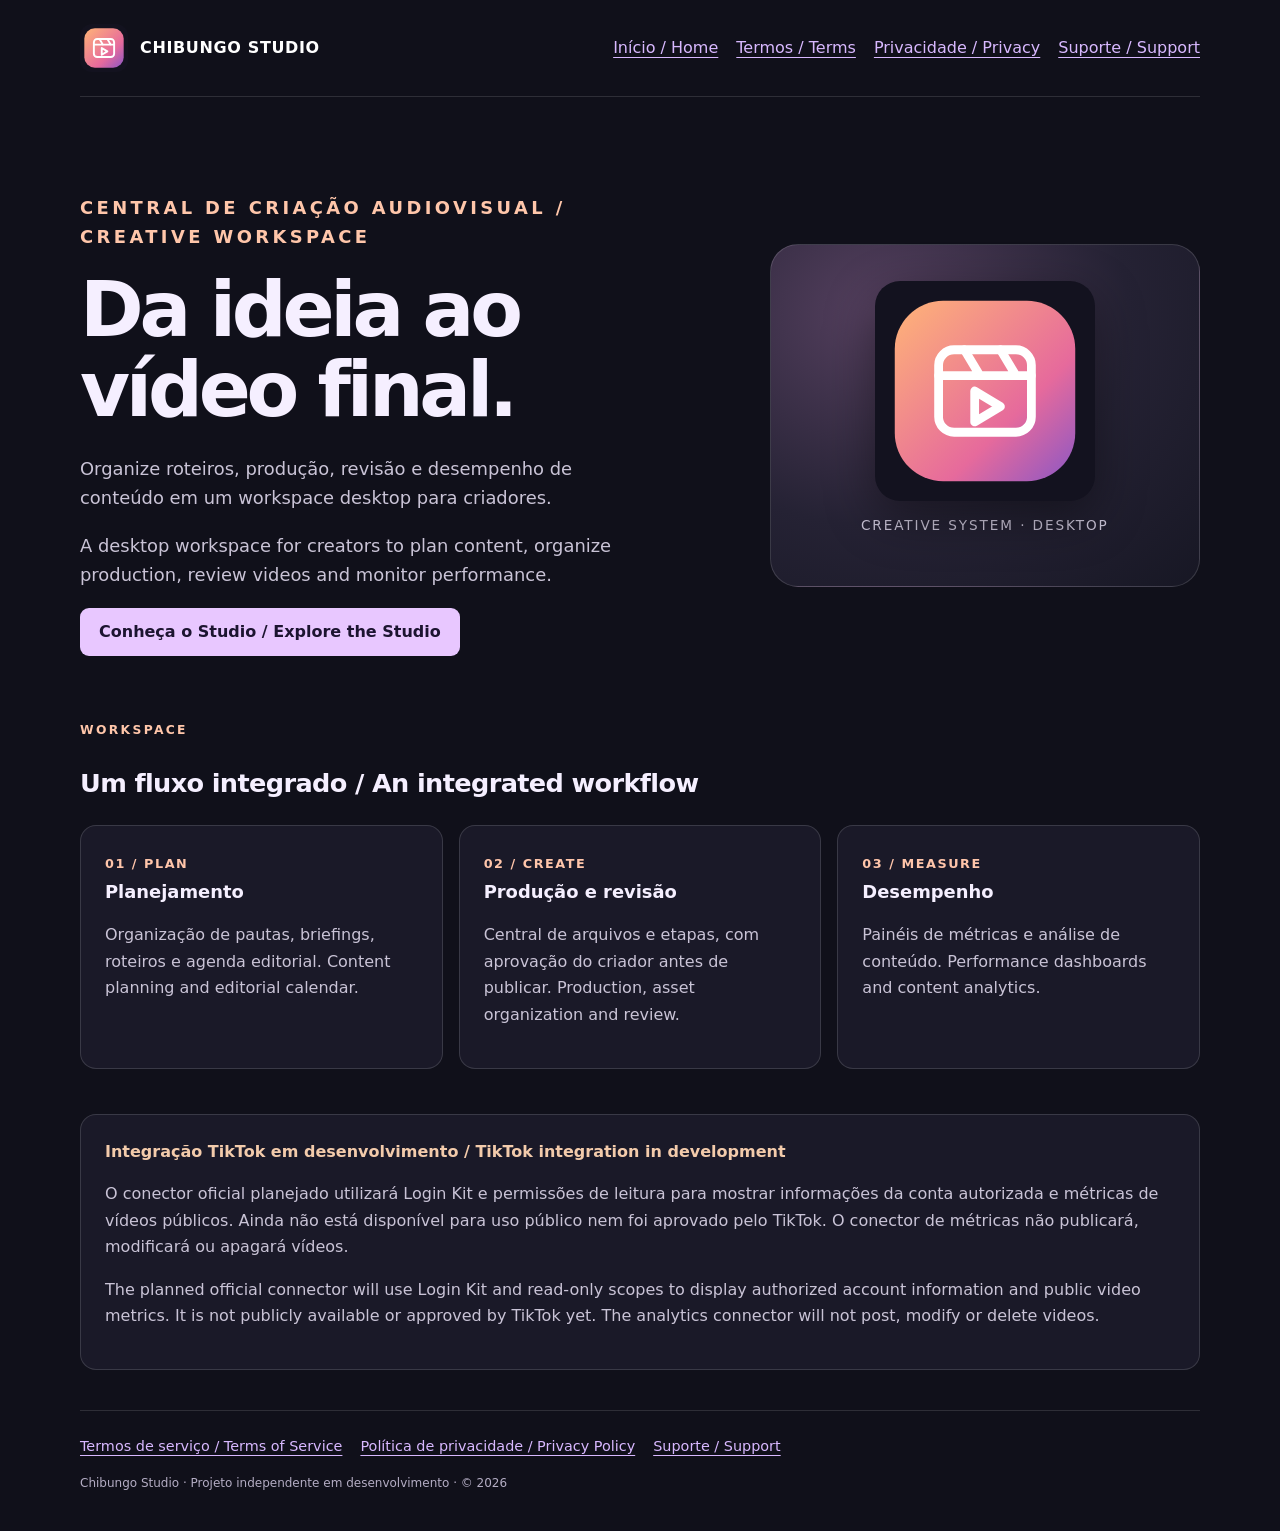
<file: index.html>
<!doctype html><html lang="pt-BR"><head><meta charset="utf-8"><meta name="viewport" content="width=device-width, initial-scale=1"><meta name="description" content="Chibungo Studio, workspace desktop para criadores de conteúdo."><title>Central de criação audiovisual | Chibungo Studio</title><link rel="icon" href="assets/icon.svg" type="image/svg+xml"><link rel="stylesheet" href="assets/style.css"></head><body><header><a class="brand" href="./"><img src="assets/icon.svg" alt="">CHIBUNGO STUDIO</a><nav aria-label="Navegação"><a href="./">Início / Home</a><a href="terms.html">Termos / Terms</a><a href="privacy.html">Privacidade / Privacy</a><a href="support.html">Suporte / Support</a></nav></header><main><section class="hero"><div><p class="eyebrow">Central de criação audiovisual / Creative workspace</p><h1>Da ideia ao vídeo final.</h1><p>Organize roteiros, produção, revisão e desempenho de conteúdo em um workspace desktop para criadores.</p><p lang="en">A desktop workspace for creators to plan content, organize production, review videos and monitor performance.</p><a class="cta" href="#features">Conheça o Studio / Explore the Studio</a></div><div class="art"><img src="assets/icon.svg" alt="Símbolo da claquete Chibungo Studio"><p>Creative system · Desktop</p></div></section><section id="features"><p class="eyebrow">Workspace</p><h2>Um fluxo integrado / An integrated workflow</h2><div class="grid"><article class="card"><span class="num">01 / PLAN</span><h3>Planejamento</h3><p>Organização de pautas, briefings, roteiros e agenda editorial. <span lang="en">Content planning and editorial calendar.</span></p></article><article class="card"><span class="num">02 / CREATE</span><h3>Produção e revisão</h3><p>Central de arquivos e etapas, com aprovação do criador antes de publicar. <span lang="en">Production, asset organization and review.</span></p></article><article class="card"><span class="num">03 / MEASURE</span><h3>Desempenho</h3><p>Painéis de métricas e análise de conteúdo. <span lang="en">Performance dashboards and content analytics.</span></p></article></div></section><section class="notice"><strong>Integração TikTok em desenvolvimento / TikTok integration in development</strong><p>O conector oficial planejado utilizará Login Kit e permissões de leitura para mostrar informações da conta autorizada e métricas de vídeos públicos. Ainda não está disponível para uso público nem foi aprovado pelo TikTok. O conector de métricas não publicará, modificará ou apagará vídeos.</p><p lang="en">The planned official connector will use Login Kit and read-only scopes to display authorized account information and public video metrics. It is not publicly available or approved by TikTok yet. The analytics connector will not post, modify or delete videos.</p></section></main><footer><nav aria-label="Informações legais"><a href="terms.html">Termos de serviço / Terms of Service</a><a href="privacy.html">Política de privacidade / Privacy Policy</a><a href="support.html">Suporte / Support</a></nav><small>Chibungo Studio · Projeto independente em desenvolvimento · © 2026</small></footer></body></html>
</file>
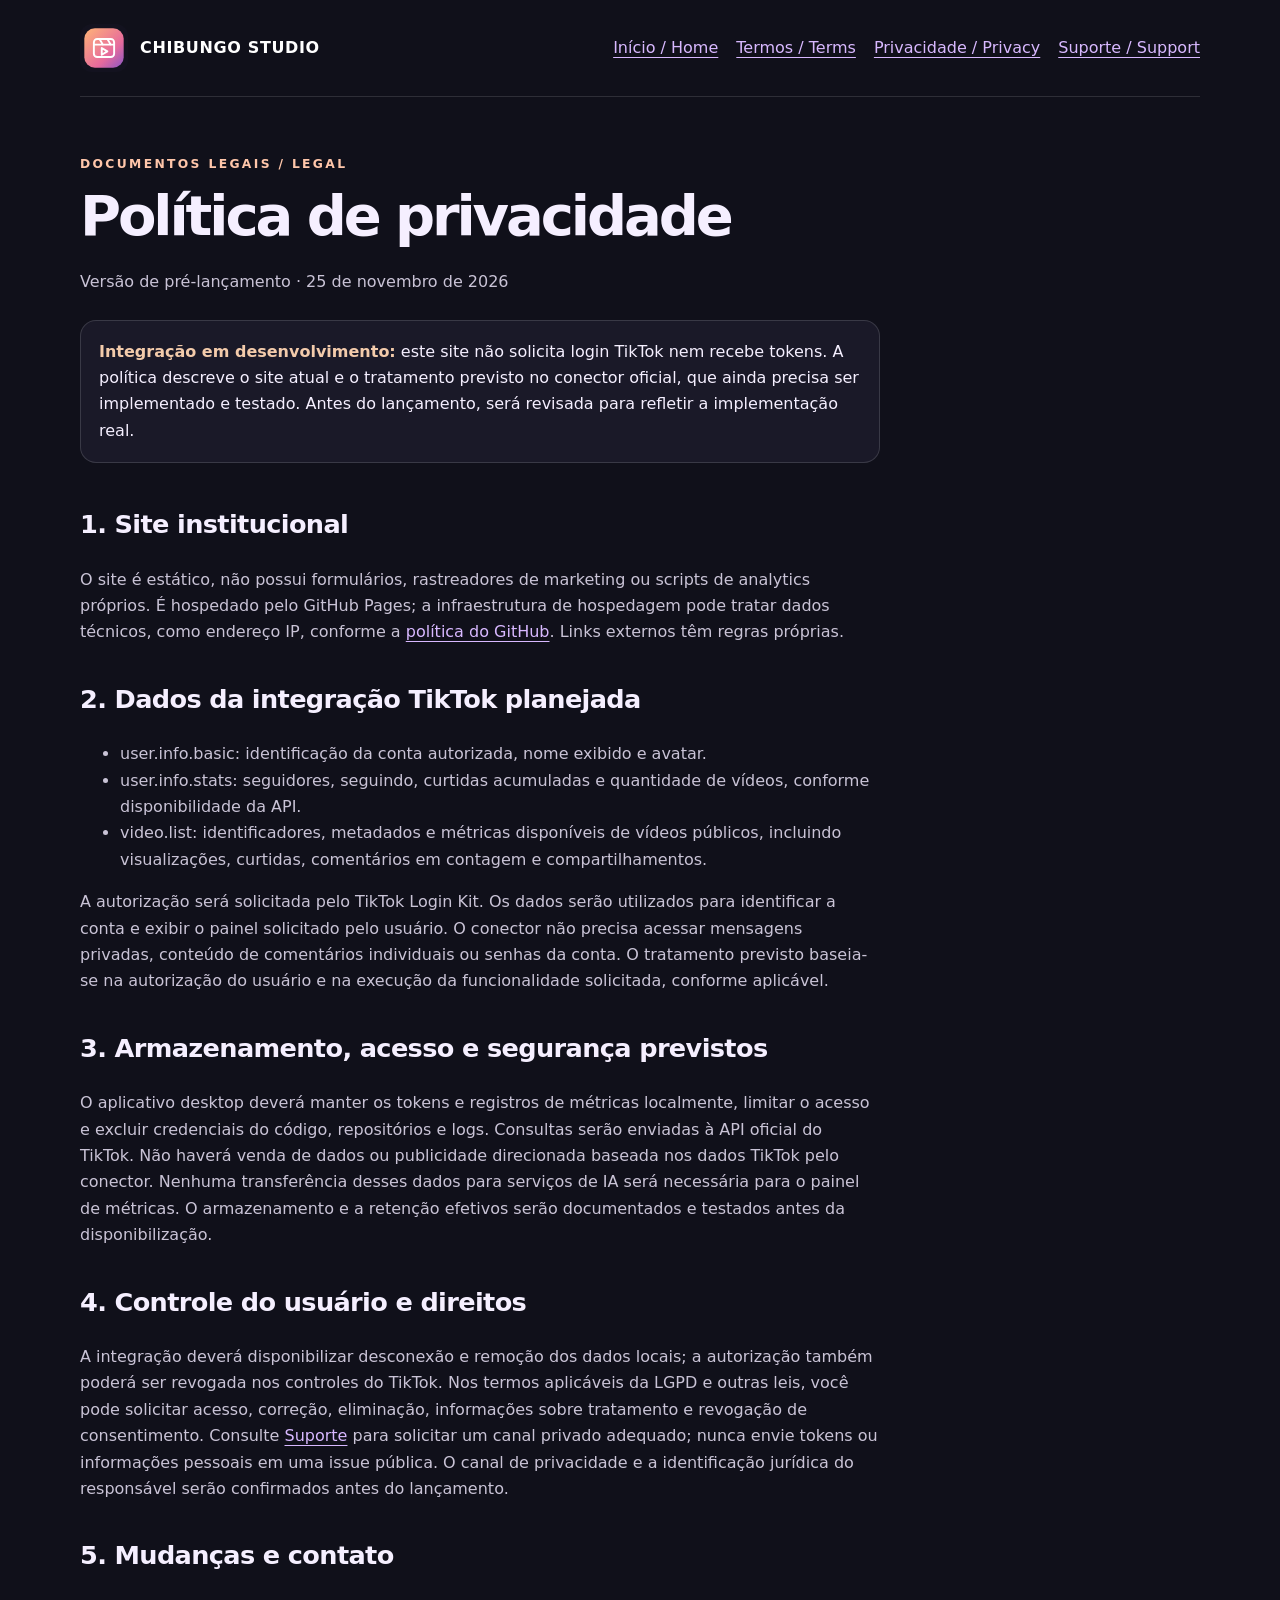
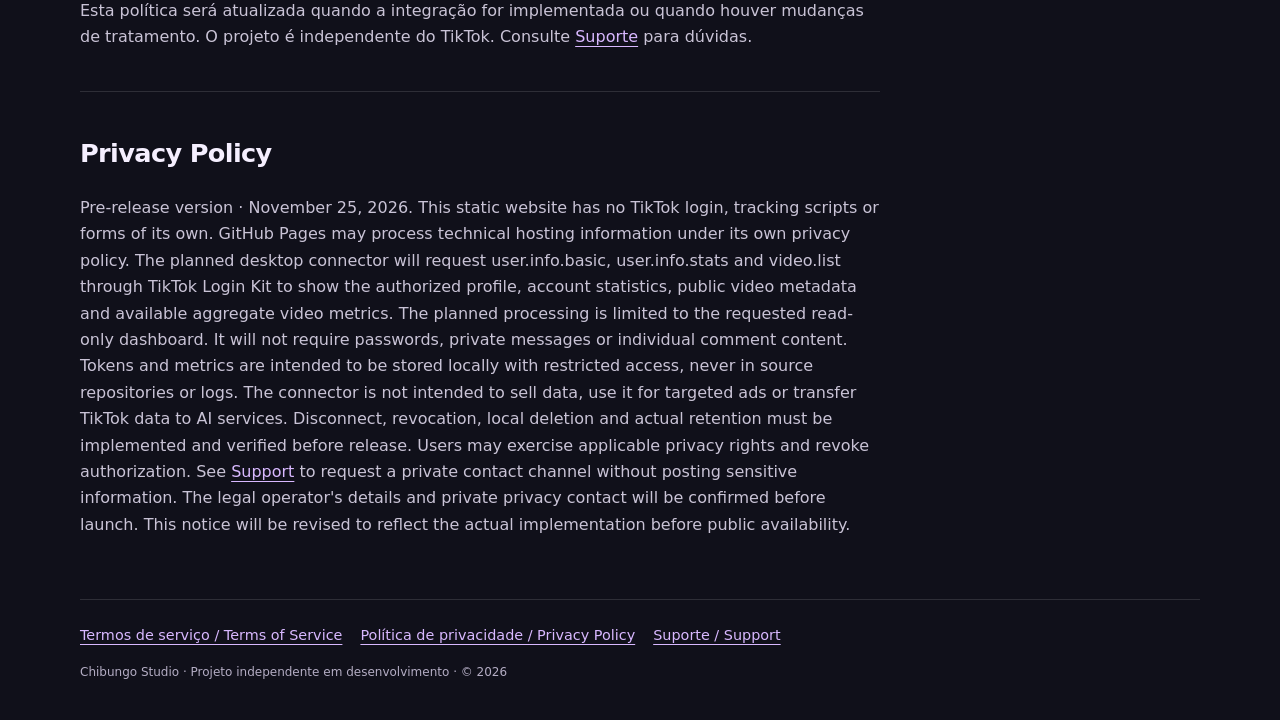
<file: privacy.html>
<!doctype html><html lang="pt-BR"><head><meta charset="utf-8"><meta name="viewport" content="width=device-width, initial-scale=1"><meta name="description" content="Política de privacidade do Chibungo Studio."><title>Política de privacidade | Chibungo Studio</title><link rel="icon" href="assets/icon.svg" type="image/svg+xml"><link rel="stylesheet" href="assets/style.css"></head><body><header><a class="brand" href="./"><img src="assets/icon.svg" alt="">CHIBUNGO STUDIO</a><nav aria-label="Navegação"><a href="./">Início / Home</a><a href="terms.html">Termos / Terms</a><a href="privacy.html">Privacidade / Privacy</a><a href="support.html">Suporte / Support</a></nav></header><main><article class="legal"><p class="eyebrow">Documentos legais / Legal</p><h1>Política de privacidade</h1><p>Versão de pré-lançamento · 25 de novembro de 2026</p><div class="notice"><strong>Integração em desenvolvimento:</strong> este site não solicita login TikTok nem recebe tokens. A política descreve o site atual e o tratamento previsto no conector oficial, que ainda precisa ser implementado e testado. Antes do lançamento, será revisada para refletir a implementação real.</div><h2>1. Site institucional</h2><p>O site é estático, não possui formulários, rastreadores de marketing ou scripts de analytics próprios. É hospedado pelo GitHub Pages; a infraestrutura de hospedagem pode tratar dados técnicos, como endereço IP, conforme a <a href="https://docs.github.com/site-policy/privacy-policies/github-general-privacy-statement">política do GitHub</a>. Links externos têm regras próprias.</p><h2>2. Dados da integração TikTok planejada</h2><ul><li>user.info.basic: identificação da conta autorizada, nome exibido e avatar.</li><li>user.info.stats: seguidores, seguindo, curtidas acumuladas e quantidade de vídeos, conforme disponibilidade da API.</li><li>video.list: identificadores, metadados e métricas disponíveis de vídeos públicos, incluindo visualizações, curtidas, comentários em contagem e compartilhamentos.</li></ul><p>A autorização será solicitada pelo TikTok Login Kit. Os dados serão utilizados para identificar a conta e exibir o painel solicitado pelo usuário. O conector não precisa acessar mensagens privadas, conteúdo de comentários individuais ou senhas da conta. O tratamento previsto baseia-se na autorização do usuário e na execução da funcionalidade solicitada, conforme aplicável.</p><h2>3. Armazenamento, acesso e segurança previstos</h2><p>O aplicativo desktop deverá manter os tokens e registros de métricas localmente, limitar o acesso e excluir credenciais do código, repositórios e logs. Consultas serão enviadas à API oficial do TikTok. Não haverá venda de dados ou publicidade direcionada baseada nos dados TikTok pelo conector. Nenhuma transferência desses dados para serviços de IA será necessária para o painel de métricas. O armazenamento e a retenção efetivos serão documentados e testados antes da disponibilização.</p><h2>4. Controle do usuário e direitos</h2><p>A integração deverá disponibilizar desconexão e remoção dos dados locais; a autorização também poderá ser revogada nos controles do TikTok. Nos termos aplicáveis da LGPD e outras leis, você pode solicitar acesso, correção, eliminação, informações sobre tratamento e revogação de consentimento. Consulte <a href="support.html">Suporte</a> para solicitar um canal privado adequado; nunca envie tokens ou informações pessoais em uma issue pública. O canal de privacidade e a identificação jurídica do responsável serão confirmados antes do lançamento.</p><h2>5. Mudanças e contato</h2><p>Esta política será atualizada quando a integração for implementada ou quando houver mudanças de tratamento. O projeto é independente do TikTok. Consulte <a href="support.html">Suporte</a> para dúvidas.</p><hr><section lang="en"><h2>Privacy Policy</h2><p>Pre-release version · November 25, 2026. This static website has no TikTok login, tracking scripts or forms of its own. GitHub Pages may process technical hosting information under its own privacy policy. The planned desktop connector will request user.info.basic, user.info.stats and video.list through TikTok Login Kit to show the authorized profile, account statistics, public video metadata and available aggregate video metrics. The planned processing is limited to the requested read-only dashboard. It will not require passwords, private messages or individual comment content. Tokens and metrics are intended to be stored locally with restricted access, never in source repositories or logs. The connector is not intended to sell data, use it for targeted ads or transfer TikTok data to AI services. Disconnect, revocation, local deletion and actual retention must be implemented and verified before release. Users may exercise applicable privacy rights and revoke authorization. See <a href="support.html">Support</a> to request a private contact channel without posting sensitive information. The legal operator's details and private privacy contact will be confirmed before launch. This notice will be revised to reflect the actual implementation before public availability.</p></section></article></main><footer><nav aria-label="Informações legais"><a href="terms.html">Termos de serviço / Terms of Service</a><a href="privacy.html">Política de privacidade / Privacy Policy</a><a href="support.html">Suporte / Support</a></nav><small>Chibungo Studio · Projeto independente em desenvolvimento · © 2026</small></footer></body></html>
</file>
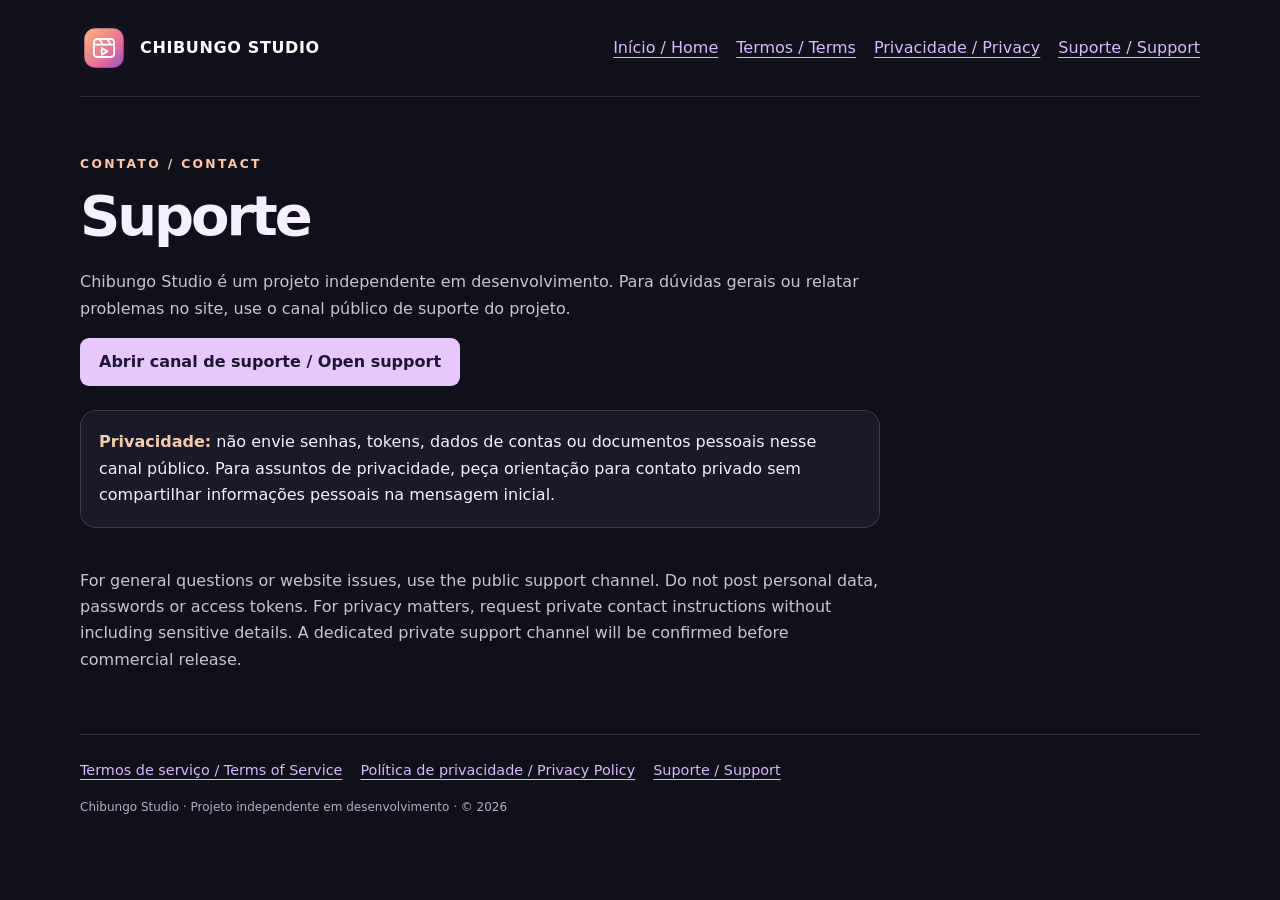
<file: support.html>
<!doctype html><html lang="pt-BR"><head><meta charset="utf-8"><meta name="viewport" content="width=device-width, initial-scale=1"><meta name="description" content="Canal de suporte do Chibungo Studio."><title>Suporte | Chibungo Studio</title><link rel="icon" href="assets/icon.svg" type="image/svg+xml"><link rel="stylesheet" href="assets/style.css"></head><body><header><a class="brand" href="./"><img src="assets/icon.svg" alt="">CHIBUNGO STUDIO</a><nav aria-label="Navegação"><a href="./">Início / Home</a><a href="terms.html">Termos / Terms</a><a href="privacy.html">Privacidade / Privacy</a><a href="support.html">Suporte / Support</a></nav></header><main><article class="legal"><p class="eyebrow">Contato / Contact</p><h1>Suporte</h1><p>Chibungo Studio é um projeto independente em desenvolvimento. Para dúvidas gerais ou relatar problemas no site, use o canal público de suporte do projeto.</p><p><a class="cta" href="https://github.com/Allangpon/chibungo-studio-site/issues">Abrir canal de suporte / Open support</a></p><div class="notice"><strong>Privacidade:</strong> não envie senhas, tokens, dados de contas ou documentos pessoais nesse canal público. Para assuntos de privacidade, peça orientação para contato privado sem compartilhar informações pessoais na mensagem inicial.</div><p lang="en">For general questions or website issues, use the public support channel. Do not post personal data, passwords or access tokens. For privacy matters, request private contact instructions without including sensitive details. A dedicated private support channel will be confirmed before commercial release.</p></article></main><footer><nav aria-label="Informações legais"><a href="terms.html">Termos de serviço / Terms of Service</a><a href="privacy.html">Política de privacidade / Privacy Policy</a><a href="support.html">Suporte / Support</a></nav><small>Chibungo Studio · Projeto independente em desenvolvimento · © 2026</small></footer></body></html>
</file>
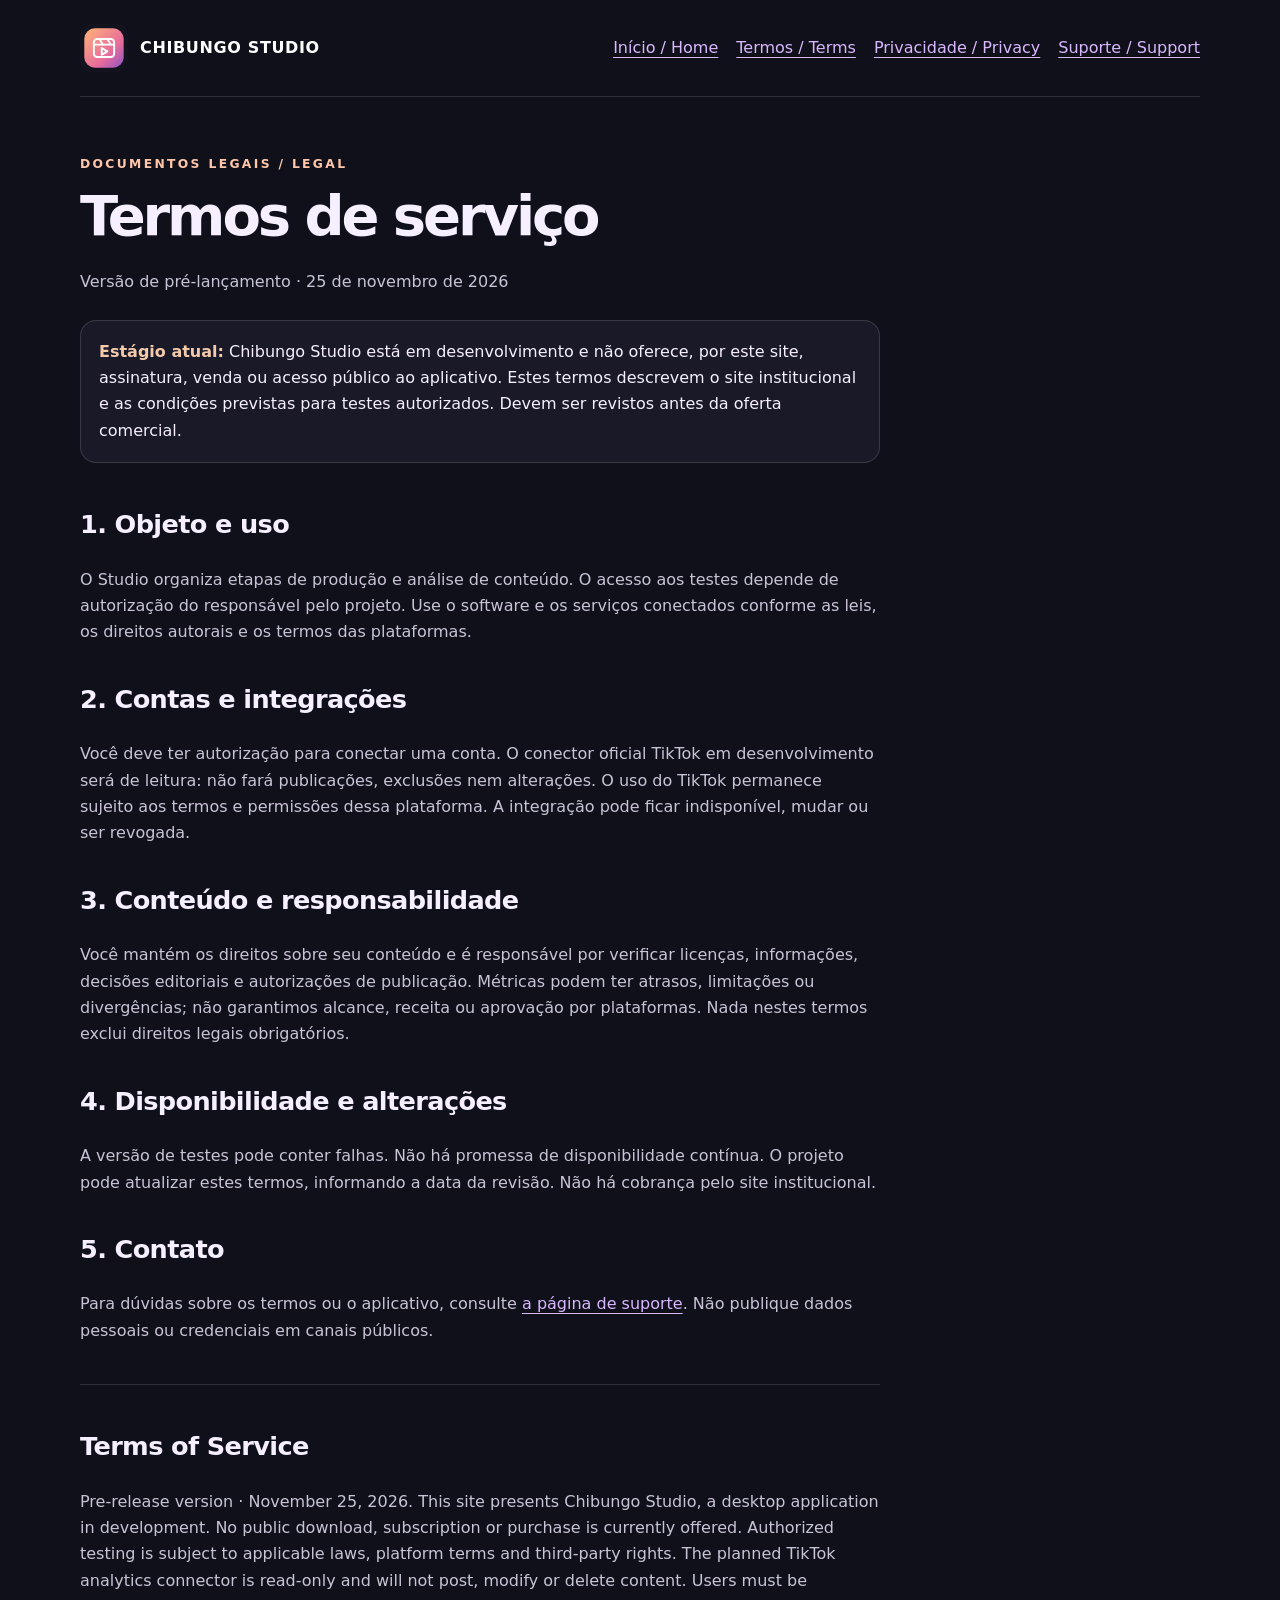
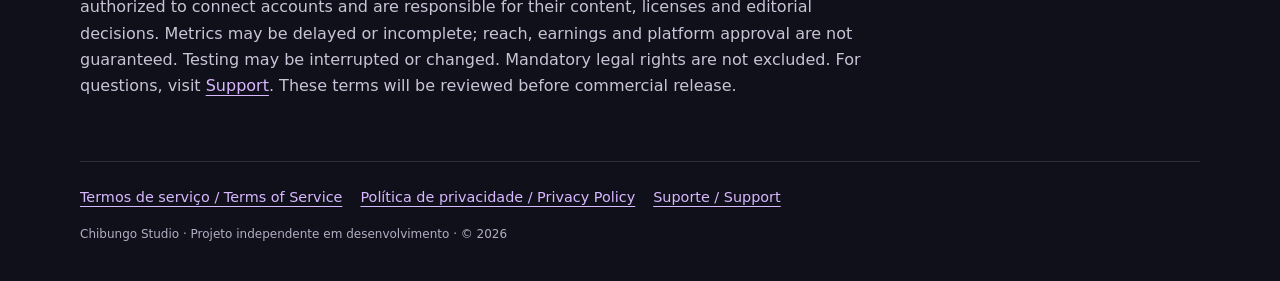
<file: terms.html>
<!doctype html><html lang="pt-BR"><head><meta charset="utf-8"><meta name="viewport" content="width=device-width, initial-scale=1"><meta name="description" content="Termos de serviço do Chibungo Studio."><title>Termos de serviço | Chibungo Studio</title><link rel="icon" href="assets/icon.svg" type="image/svg+xml"><link rel="stylesheet" href="assets/style.css"></head><body><header><a class="brand" href="./"><img src="assets/icon.svg" alt="">CHIBUNGO STUDIO</a><nav aria-label="Navegação"><a href="./">Início / Home</a><a href="terms.html">Termos / Terms</a><a href="privacy.html">Privacidade / Privacy</a><a href="support.html">Suporte / Support</a></nav></header><main><article class="legal"><p class="eyebrow">Documentos legais / Legal</p><h1>Termos de serviço</h1><p>Versão de pré-lançamento · 25 de novembro de 2026</p><div class="notice"><strong>Estágio atual:</strong> Chibungo Studio está em desenvolvimento e não oferece, por este site, assinatura, venda ou acesso público ao aplicativo. Estes termos descrevem o site institucional e as condições previstas para testes autorizados. Devem ser revistos antes da oferta comercial.</div><h2>1. Objeto e uso</h2><p>O Studio organiza etapas de produção e análise de conteúdo. O acesso aos testes depende de autorização do responsável pelo projeto. Use o software e os serviços conectados conforme as leis, os direitos autorais e os termos das plataformas.</p><h2>2. Contas e integrações</h2><p>Você deve ter autorização para conectar uma conta. O conector oficial TikTok em desenvolvimento será de leitura: não fará publicações, exclusões nem alterações. O uso do TikTok permanece sujeito aos termos e permissões dessa plataforma. A integração pode ficar indisponível, mudar ou ser revogada.</p><h2>3. Conteúdo e responsabilidade</h2><p>Você mantém os direitos sobre seu conteúdo e é responsável por verificar licenças, informações, decisões editoriais e autorizações de publicação. Métricas podem ter atrasos, limitações ou divergências; não garantimos alcance, receita ou aprovação por plataformas. Nada nestes termos exclui direitos legais obrigatórios.</p><h2>4. Disponibilidade e alterações</h2><p>A versão de testes pode conter falhas. Não há promessa de disponibilidade contínua. O projeto pode atualizar estes termos, informando a data da revisão. Não há cobrança pelo site institucional.</p><h2>5. Contato</h2><p>Para dúvidas sobre os termos ou o aplicativo, consulte <a href="support.html">a página de suporte</a>. Não publique dados pessoais ou credenciais em canais públicos.</p><hr><section lang="en"><h2>Terms of Service</h2><p>Pre-release version · November 25, 2026. This site presents Chibungo Studio, a desktop application in development. No public download, subscription or purchase is currently offered. Authorized testing is subject to applicable laws, platform terms and third-party rights. The planned TikTok analytics connector is read-only and will not post, modify or delete content. Users must be authorized to connect accounts and are responsible for their content, licenses and editorial decisions. Metrics may be delayed or incomplete; reach, earnings and platform approval are not guaranteed. Testing may be interrupted or changed. Mandatory legal rights are not excluded. For questions, visit <a href="support.html">Support</a>. These terms will be reviewed before commercial release.</p></section></article></main><footer><nav aria-label="Informações legais"><a href="terms.html">Termos de serviço / Terms of Service</a><a href="privacy.html">Política de privacidade / Privacy Policy</a><a href="support.html">Suporte / Support</a></nav><small>Chibungo Studio · Projeto independente em desenvolvimento · © 2026</small></footer></body></html>
</file>
<file: assets/style.css>
*{box-sizing:border-box}html{color-scheme:dark;scroll-behavior:smooth}body{margin:0;background:#10101a;color:#f5efff;font:16px/1.65 system-ui,-apple-system,BlinkMacSystemFont,"Segoe UI",sans-serif}a{color:#d8b8ff;text-underline-offset:4px}a:hover{color:#ffe3ca}a:focus-visible{outline:2px solid #ffc9ae;outline-offset:4px}header,main,footer{width:min(1120px,92%);margin:auto}header{display:flex;align-items:center;justify-content:space-between;gap:20px;padding:24px 0;border-bottom:1px solid #ffffff20}nav{display:flex;gap:18px;flex-wrap:wrap}.brand{display:flex;align-items:center;gap:12px;text-decoration:none;color:#fff;font-weight:750;letter-spacing:.04em}.brand img{width:48px;height:48px;border-radius:12px}.eyebrow{font-size:.77rem;font-weight:700;letter-spacing:.19em;color:#ffc6aa;text-transform:uppercase}.hero{display:grid;grid-template-columns:1.2fr .8fr;gap:44px;align-items:center;padding:78px 0 52px}h1{font-size:clamp(2.5rem,6vw,4.8rem);line-height:1.04;letter-spacing:-.055em;margin:12px 0 24px}h2{font-size:1.6rem;letter-spacing:-.025em}h3{margin:0 0 8px;font-size:1.12rem}p{color:#c9c3d6}.hero p{max-width:580px;font-size:1.12rem}.cta{display:inline-block;background:#e8c7ff;color:#1c1430;padding:11px 19px;border-radius:9px;font-weight:700;text-decoration:none}.art{background:radial-gradient(ellipse at 25% 20%,#55405f,#252234 55%,#171724);border:1px solid #ffffff24;border-radius:28px;padding:36px;display:grid;place-items:center;min-height:300px}.art img{max-width:220px;width:65%;border-radius:25px;filter:drop-shadow(0 16px 25px #0006)}.art p{font-size:.85rem;letter-spacing:.14em;text-transform:uppercase}.grid{display:grid;grid-template-columns:repeat(3,1fr);gap:16px;margin:20px 0 45px}.card,.notice{border:1px solid #ffffff23;background:#1a1928;border-radius:16px;padding:24px}.num{color:#ffc5aa;font-weight:800;letter-spacing:.12em;font-size:.8rem}.notice{margin:24px 0 40px}.notice strong{color:#f3cbab}.legal{max-width:800px;padding:45px 0}.legal h1{font-size:clamp(2.3rem,5vw,3.5rem)}.legal h2{margin-top:32px}.legal li{color:#c9c3d6}.legal .notice{padding:18px}.legal hr{border:0;border-top:1px solid #ffffff20;margin:40px 0}footer{border-top:1px solid #ffffff20;padding:24px 0 36px;color:#b4adc4;font-size:.9rem}footer nav{margin:0 0 12px}small{color:#b4adc4}@media(max-width:760px){header{align-items:flex-start;flex-direction:column}nav{gap:12px}.hero{grid-template-columns:1fr;padding:40px 0 24px;gap:18px}.grid{grid-template-columns:1fr}.art{min-height:220px}.card{padding:20px}}
</file>
